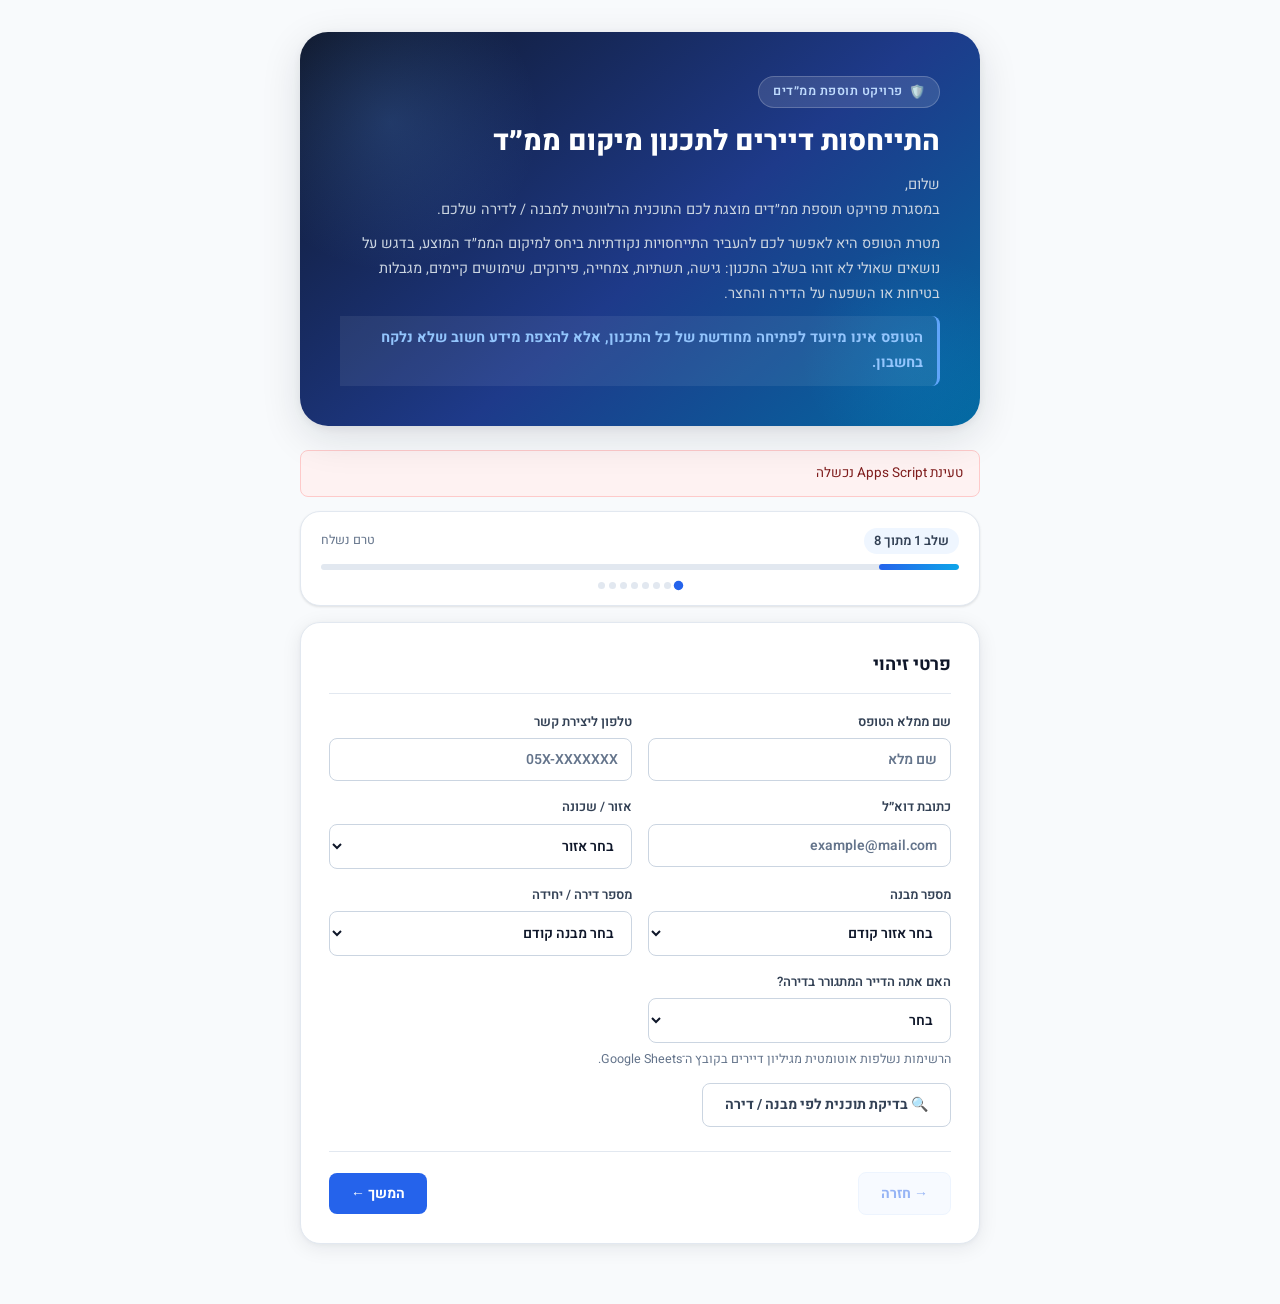
<file: index.html>
<!doctype html>
<html lang="he" dir="rtl">
<head>
  <meta charset="utf-8" />
  <meta name="viewport" content="width=device-width, initial-scale=1" />
  <title>התייחסות דיירים לתכנון מיקום ממ״ד</title>
  <link rel="preconnect" href="https://fonts.googleapis.com" />
  <link rel="preconnect" href="https://fonts.gstatic.com" crossorigin />
  <link rel="stylesheet" href="styles.css" />
</head>
<body>
  <div class="public-shell">

    <!-- ── Hero ── -->
    <header class="hero">
      <div class="hero-content">
        <div class="pill">פרויקט תוספת ממ״דים</div>
        <h1>התייחסות דיירים לתכנון מיקום ממ״ד</h1>
        <p>שלום,<br>במסגרת פרויקט תוספת ממ״דים מוצגת לכם התוכנית הרלוונטית למבנה / לדירה שלכם.</p>
        <p>מטרת הטופס היא לאפשר לכם להעביר התייחסויות נקודתיות ביחס למיקום הממ״ד המוצע, בדגש על נושאים שאולי לא זוהו בשלב התכנון: גישה, תשתיות, צמחייה, פירוקים, שימושים קיימים, מגבלות בטיחות או השפעה על הדירה והחצר.</p>
        <p class="strong-note">הטופס אינו מיועד לפתיחה מחודשת של כל התכנון, אלא להצפת מידע חשוב שלא נלקח בחשבון.</p>
      </div>
    </header>

    <main class="form-layout">
      <section id="alert" class="alert hidden"></section>

      <!-- ── Progress ── -->
      <section class="progress-card">
        <div class="progress-header">
          <div class="progress-step-info">
            <span class="step-badge" id="stepLabel">שלב 1 מתוך 8</span>
          </div>
          <span id="saveState">טרם נשלח</span>
        </div>
        <div class="progress"><i id="progressBar"></i></div>
        <div class="steps-dots" id="stepsDots"></div>
      </section>

      <!-- ── Form ── -->
      <form id="feedbackForm" autocomplete="off">

        <!-- Step 1 -->
        <section class="step active" data-step="1">
          <h2>פרטי זיהוי</h2>
          <div class="grid two">
            <label>שם ממלא הטופס<input name="submitterName" placeholder="שם מלא" required /></label>
            <label>טלפון ליצירת קשר<input name="phone" placeholder="05X-XXXXXXX" required inputmode="tel" /></label>
            <label>כתובת דוא״ל<input name="email" type="email" placeholder="example@mail.com" /></label>
            <label>אזור / שכונה<select name="area" id="areaSelect" required><option value="">בחר אזור</option></select></label>
            <label>מספר מבנה<select name="buildingNumber" id="buildingNumber" required><option value="">בחר אזור קודם</option></select></label>
            <label>מספר דירה / יחידה<select name="unitNumber" id="unitNumber" required><option value="">בחר מבנה קודם</option></select></label>
            <label>האם אתה הדייר המתגורר בדירה?<select name="residentRelation" required><option value="">בחר</option><option>כן</option><option>לא</option><option>אחר</option></select></label>
          </div>
          <p class="hint">הרשימות נשלפות אוטומטית מגיליון דיירים בקובץ ה־Google Sheets.</p>
          <button type="button" class="btn ghost" id="loadPlanBtn" style="margin-top:14px">🔍 בדיקת תוכנית לפי מבנה / דירה</button>
          <div id="planResult" class="plan-result"></div>
        </section>

        <!-- Step 2 -->
        <section class="step" data-step="2">
          <h2>אישור צפייה בתוכנית</h2>
          <div class="grid two">
            <label>האם הוצגה לך תוכנית מיקום הממ״ד הרלוונטית לדירה / למבנה שלך?<select name="planPresented" required><option value="">בחר</option><option>כן</option><option>לא</option></select></label>
            <label>האם המיקום המוצע ברור לך?<select name="planClear" required><option value="">בחר</option><option>כן</option><option>לא</option><option>חלקית</option></select></label>
            <label>האם נדרש לך הסבר נוסף על התוכנית?<select name="needsExplanation" required><option value="">בחר</option><option>כן</option><option>לא</option></select></label>
          </div>
          <p class="hint">אם נדרש הסבר נוסף, ההתייחסות תסומן אוטומטית גם כבקשה להבהרה / הסבר.</p>
        </section>

        <!-- Step 3 -->
        <section class="step" data-step="3">
          <h2>סוג ההתייחסות</h2>
          <p class="hint" style="margin-bottom:14px">ניתן לבחור יותר מאפשרות אחת. זה שדה קריטי לסיווג נכון.</p>
          <div class="checks" data-name="feedbackTypes">
            <label><input type="checkbox" value="הערה תכנונית"> הערה תכנונית</label>
            <label><input type="checkbox" value="הערה ביצועית"> הערה ביצועית</label>
            <label><input type="checkbox" value="הערת בטיחות"> הערת בטיחות</label>
            <label><input type="checkbox" value="הערה בנושא תשתיות"> הערה בנושא תשתיות</label>
            <label><input type="checkbox" value="הערה בנושא גישה לכלים / ציוד"> הערה בנושא גישה לכלים / ציוד</label>
            <label><input type="checkbox" value="הערה בנושא צמחייה / עצים"> הערה בנושא צמחייה / עצים</label>
            <label><input type="checkbox" value="הערה בנושא פירוקים נדרשים"> הערה בנושא פירוקים נדרשים</label>
            <label><input type="checkbox" value="בקשה להבהרה / הסבר"> בקשה להבהרה / הסבר</label>
            <label><input type="checkbox" value="אחר"> אחר</label>
          </div>
        </section>

        <!-- Step 4 -->
        <section class="step" data-step="4">
          <h2>פירוט ההתייחסות</h2>
          <div class="grid two">
            <label>תאר/י את ההתייחסות בצורה ברורה<textarea name="description" placeholder="פרט/י את ההתייחסות..." required></textarea></label>
            <label>איפה בדיוק נמצאת הבעיה / ההערה?<textarea name="locationDescription" placeholder="תאר/י את המיקום בדירה / בחצר..." required></textarea></label>
            <label>האם לדעתך הנושא משפיע על מיקום הממ״ד?<select name="planningImpactResident" required><option value="">בחר</option><option>כן</option><option>לא</option><option>לא יודע</option></select></label>
            <label>האם לדעתך הנושא משפיע על אופן הביצוע?<select name="executionImpactResident" required><option value="">בחר</option><option>כן</option><option>לא</option><option>לא יודע</option></select></label>
            <label>האם לדעתך קיימת כאן בעיית בטיחות?<select name="safetyImpactResident" required><option value="">בחר</option><option>כן</option><option>לא</option><option>לא יודע</option></select></label>
          </div>
        </section>

        <!-- Step 5 -->
        <section class="step" data-step="5">
          <h2>נושאים ספציפיים לבדיקה</h2>
          <p class="hint" style="margin-bottom:14px">סמן/י את כל הנושאים הרלוונטיים להתייחסות.</p>
          <div class="checks compact" data-name="relatedTopics">
            <label><input type="checkbox" value="חלון קיים"> חלון קיים</label>
            <label><input type="checkbox" value="דלת / מעבר"> דלת / מעבר</label>
            <label><input type="checkbox" value="פרגולה"> פרגולה</label>
            <label><input type="checkbox" value="ארון חיצוני / פנימי"> ארון חיצוני / פנימי</label>
            <label><input type="checkbox" value="מטבח או חלק ממטבח"> מטבח או חלק ממטבח</label>
            <label><input type="checkbox" value="תשתית חשמל"> תשתית חשמל</label>
            <label><input type="checkbox" value="תשתית מים"> תשתית מים</label>
            <label><input type="checkbox" value="תשתית ביוב / ניקוז"> תשתית ביוב / ניקוז</label>
            <label><input type="checkbox" value="תקשורת"> תקשורת</label>
            <label><input type="checkbox" value="שביל / מדרכה / גישה"> שביל / מדרכה / גישה</label>
            <label><input type="checkbox" value="עץ"> עץ</label>
            <label><input type="checkbox" value="צמחייה / גינה"> צמחייה / גינה</label>
            <label><input type="checkbox" value="חניה"> חניה</label>
            <label><input type="checkbox" value="שימוש קיים בחצר"> שימוש קיים בחצר</label>
            <label><input type="checkbox" value="קיר / גדר / מחסן"> קיר / גדר / מחסן</label>
            <label><input type="checkbox" value="אחר"> אחר</label>
          </div>
        </section>

        <!-- Step 6 -->
        <section class="step" data-step="6">
          <h2>העלאת תמונות / קבצים</h2>
          <p class="hint" style="margin-bottom:14px">ניתן לצרף תמונות של האזור הרלוונטי, תשתיות קיימות, צמחייה, פירוקים נדרשים, פתחים, מעברים או כל פרט אחר שיכול לעזור להבין את ההתייחסות.</p>
          <div class="upload-box">
            <label style="margin-bottom:14px">סוג הקובץ / התמונה
              <select id="fileCategory">
                <option>כללי</option>
                <option>מיקום ממ״ד</option>
                <option>תשתיות</option>
                <option>גישה</option>
                <option>צמחייה / עצים</option>
                <option>פירוקים</option>
                <option>פנים הדירה</option>
                <option>בטיחות</option>
              </select>
            </label>
            <label>בחירת קבצים
              <input id="filesInput" type="file" multiple accept="image/*,application/pdf" />
            </label>
            <p class="hint" style="margin-top:10px">📎 עד 5 קבצים, עד 10MB לכל קובץ. תמונות ו־PDF.</p>
          </div>
          <div id="filePreview" class="file-preview"></div>
        </section>

        <!-- Step 7 -->
        <section class="step" data-step="7">
          <h2>רמת דחיפות / חשיבות</h2>
          <label style="max-width:520px">עד כמה הנושא לדעתך מהותי?
            <select name="importance" required>
              <option value="">בחר</option>
              <option>מהותי מאוד — עלול למנוע ביצוע / להשפיע על בטיחות</option>
              <option>מהותי — דורש בדיקה לפני ביצוע</option>
              <option>בינוני — חשוב להתייחסות אך לא בהכרח מעכב</option>
              <option>נמוך — בקשה / הערה כללית</option>
              <option>לא יודע</option>
            </select>
          </label>
        </section>

        <!-- Step 8 -->
        <section class="step" data-step="8">
          <h2>סיכום ואישור</h2>
          <label class="approval">
            <input name="approval" type="checkbox" value="מאשר/ת" required>
            אני מאשר/ת שההתייחסות נמסרת לטובת בדיקת צוות הפרויקט, וכי צוות הפרויקט יסווג את ההתייחסות לפי השפעה תכנונית, ביצועית, בטיחותית או בקשה להבהרה.
          </label>
          <div class="summary-box" id="summaryBox"></div>
        </section>

        <!-- ── Actions ── -->
        <div class="form-actions">
          <button type="button" class="btn secondary" id="prevBtn">→ חזרה</button>
          <div class="form-actions-right">
            <button type="button" class="btn primary" id="nextBtn">המשך ←</button>
            <button type="submit" class="btn primary hidden" id="submitBtn">✉ שליחת התייחסות</button>
          </div>
        </div>
      </form>
    </main>
  </div>

  <iframe id="transportFrame" name="transportFrame" class="hidden"></iframe>
  <div id="toast" class="toast hidden"></div>
  <script src="config.js"></script>
  <script src="shared.js"></script>
  <script src="public.js"></script>
</body>
</html>
</file>
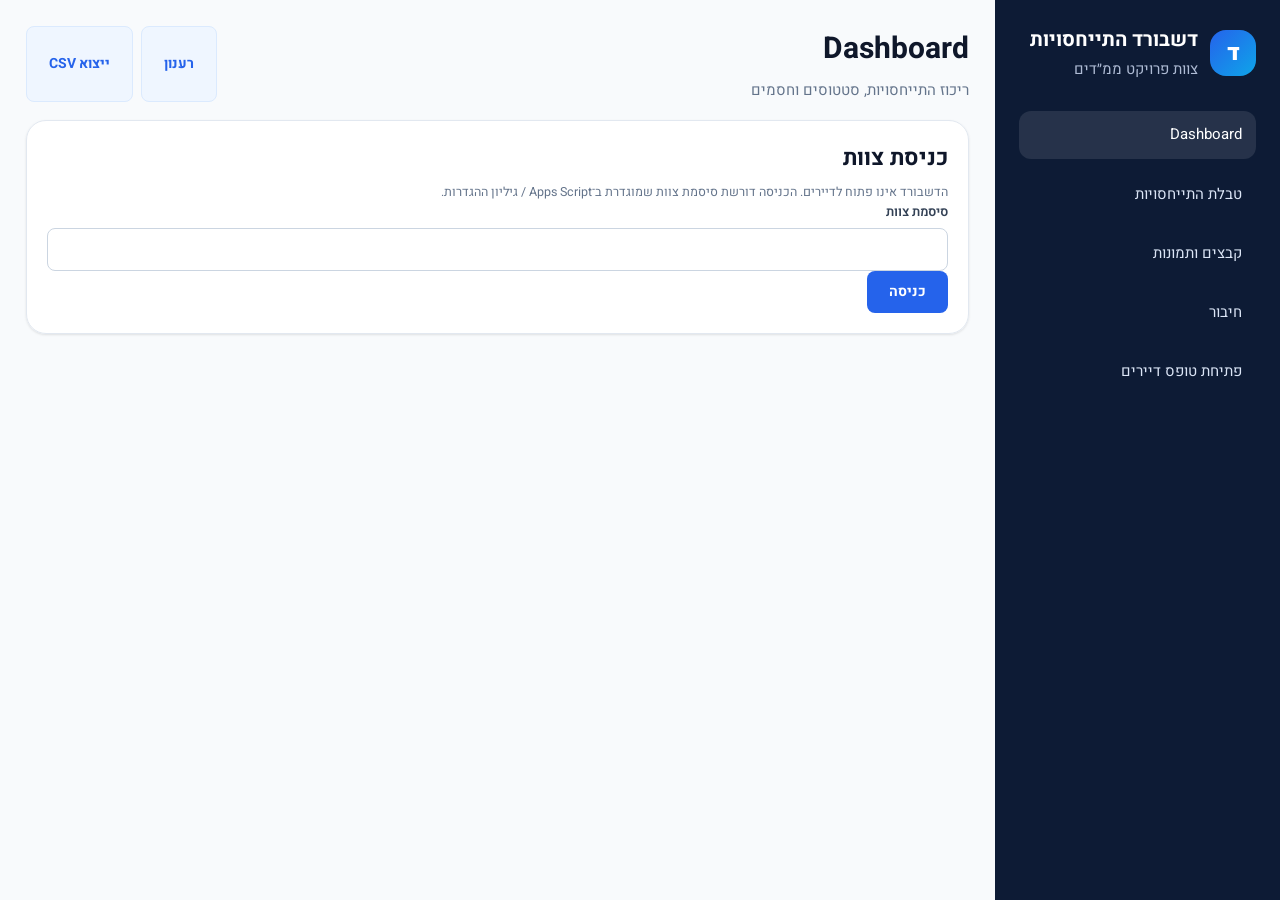
<file: admin.html>
<!doctype html>
<html lang="he" dir="rtl">
<head>
  <meta charset="utf-8" />
  <meta name="viewport" content="width=device-width, initial-scale=1" />
  <title>Dashboard התייחסויות דיירים</title>
  <link rel="stylesheet" href="styles.css" />
</head>
<body>
  <div class="admin-shell">
    <aside class="admin-side">
      <div class="brand"><div class="brand-icon">ד</div><div><h1>דשבורד התייחסויות</h1><p>צוות פרויקט ממ״דים</p></div></div>
      <button class="nav active" data-view="dashboard">Dashboard</button>
      <button class="nav" data-view="table">טבלת התייחסויות</button>
      <button class="nav" data-view="files">קבצים ותמונות</button>
      <button class="nav" data-view="settings">חיבור</button>
      <a class="public-link" href="index.html">פתיחת טופס דיירים</a>
    </aside>
    <main class="admin-main">
      <header class="admin-top"><div><h2 id="adminTitle">Dashboard</h2><p id="adminSubtitle">ריכוז התייחסויות, סטטוסים וחסמים</p></div><div class="admin-actions"><button class="btn secondary" id="refreshAdminBtn">רענון</button><button class="btn secondary" id="exportAdminCsvBtn">ייצוא CSV</button><button class="btn danger hidden" id="logoutBtn">התנתקות</button></div></header>
      <section id="adminAlert" class="alert hidden"></section>
      <section id="loginPanel" class="card login-card">
        <h2>כניסת צוות</h2>
        <p class="hint">הדשבורד אינו פתוח לדיירים. הכניסה דורשת סיסמת צוות שמוגדרת ב־Apps Script / גיליון ההגדרות.</p>
        <label>סיסמת צוות<input id="adminPassword" type="password" /></label>
        <button class="btn primary" id="loginBtn">כניסה</button>
      </section>

      <div id="adminContent" class="hidden">
        <section id="dashboardView" class="admin-view active">
          <div class="kpis" id="adminKpis"></div>
          <div class="charts-grid">
            <div class="card"><h3>סיווג צוות</h3><div id="classChart" class="bars"></div></div>
            <div class="card"><h3>סטטוס</h3><div id="statusChart" class="bars"></div></div>
            <div class="card"><h3>השפעה</h3><div id="impactChart" class="bars"></div></div>
            <div class="card"><h3>אזור</h3><div id="areaChart" class="bars"></div></div>
          </div>
        </section>
        <section id="tableView" class="admin-view">
          <div class="card">
            <div class="filters">
              <input id="adminSearch" placeholder="חיפוש לפי מבנה, דייר, תיאור או חסם" />
              <select id="filterStatus"><option value="">כל הסטטוסים</option></select>
              <select id="filterClass"><option value="">כל הסיווגים</option></select>
              <select id="filterArea"><option value="">כל האזורים</option></select>
            </div>
            <div class="table-wrap"><table id="feedbackTable"></table></div>
          </div>
        </section>
        <section id="filesView" class="admin-view"><div class="card"><h3>קבצים ותמונות</h3><div id="filesGrid" class="files-grid"></div></div></section>
        <section id="settingsView" class="admin-view"><div class="card"><h3>הגדרות חיבור</h3><div class="grid two"><label>Apps Script URL<input id="adminBackendUrl"></label><label>Public API Key<input id="adminPublicKey"></label></div><button class="btn primary" id="saveAdminSettings">שמירה בדפדפן</button></div></section>
      </div>
    </main>
  </div>

  <dialog id="detailsDialog" class="details-dialog">
    <div id="detailsBody" class="details-body"></div>
  </dialog>

  <dialog id="editDialog"><form method="dialog" id="editForm"><h2>עדכון טיפול פנימי</h2><input type="hidden" name="feedbackId"><div class="grid two"><label>סיווג צוות<select name="teamClassification"><option></option><option>תכנונית</option><option>ביצועית</option><option>בטיחותית</option><option>הבהרה</option><option>לא רלוונטי</option></select></label><label>סטטוס<select name="status"><option>פתוח</option><option>בטיפול</option><option>ממתין להבהרה</option><option>נסגר</option></select></label><label>השפעה על תכנון<select name="planningImpactTeam"><option></option><option>כן</option><option>לא</option><option>לבדיקה</option></select></label><label>השפעה על ביצוע<select name="executionImpactTeam"><option></option><option>כן</option><option>לא</option><option>לבדיקה</option></select></label><label>השפעה בטיחותית<select name="safetyImpactTeam"><option></option><option>כן</option><option>לא</option><option>לבדיקה</option></select></label><label>דורש עדכון תוכנית<select name="requiresPlanUpdate"><option></option><option>כן</option><option>לא</option></select></label><label>דורש סיור שטח<select name="requiresSiteVisit"><option></option><option>כן</option><option>לא</option></select></label><label>דורש שיחה עם דייר<select name="requiresResidentCall"><option></option><option>כן</option><option>לא</option></select></label><label>דורש החלטת ועדת תכנון<select name="requiresPlanningCommittee"><option></option><option>כן</option><option>לא</option></select></label><label>אחראי טיפול<input name="owner"></label><label>תאריך יעד<input name="dueDate" type="date"></label></div><label>החלטה / מענה לדייר<textarea name="responseToResident"></textarea></label><div class="form-actions"><button class="btn secondary" value="cancel">ביטול</button><button class="btn primary" id="saveTreatmentBtn" value="default">שמירה</button></div></form></dialog>

  <iframe id="transportFrame" name="transportFrame" class="hidden"></iframe>
  <div id="toast" class="toast hidden"></div>
  <script src="config.js"></script>
  <script src="shared.js"></script>
  <script src="admin.js"></script>
</body>
</html>
</file>
<file: styles.css>
@import url('https://fonts.googleapis.com/css2?family=Heebo:wght@300;400;500;600;700;800;900&display=swap');

/* ── Tokens ── */
:root {
  --bg:          #F8FAFC;
  --surface:     #FFFFFF;
  --surface2:    #F1F5F9;
  --surface3:    #E2E8F0;
  --text:        #0F172A;
  --text2:       #334155;
  --muted:       #64748B;
  --line:        #E2E8F0;
  --line2:       #CBD5E1;
  --primary:     #2563EB;
  --primary-h:   #1D4ED8;
  --primary-l:   #EFF6FF;
  --primary-ll:  #DBEAFE;
  --accent:      #0EA5E9;
  --green:       #10B981;
  --green-l:     #ECFDF5;
  --amber:       #F59E0B;
  --amber-l:     #FFFBEB;
  --danger:      #EF4444;
  --danger-l:    #FEF2F2;
  --radius-sm:   8px;
  --radius:      14px;
  --radius-lg:   20px;
  --radius-xl:   28px;
  --shadow-sm:   0 1px 3px rgba(0,0,0,.07), 0 1px 2px rgba(0,0,0,.04);
  --shadow:      0 4px 20px rgba(15,23,42,.08), 0 1px 4px rgba(15,23,42,.04);
  --shadow-lg:   0 12px 40px rgba(15,23,42,.12), 0 2px 8px rgba(15,23,42,.06);
  --t:           .17s cubic-bezier(.4,0,.2,1);
}

/* ── Reset ── */
*, *::before, *::after { box-sizing: border-box; margin: 0; }
body {
  font-family: 'Heebo', 'Segoe UI', Arial, sans-serif;
  background: var(--bg);
  color: var(--text);
  line-height: 1.55;
  font-size: 15px;
  -webkit-font-smoothing: antialiased;
}
button, input, select, textarea { font: inherit; }
a { color: var(--primary); }
.hidden { display: none !important; }

/* ── Public shell ── */
.public-shell {
  max-width: 720px;
  margin: 0 auto;
  padding: 32px 20px 60px;
}

/* ── Hero ── */
.hero {
  position: relative;
  overflow: hidden;
  background: linear-gradient(140deg, #0F172A 0%, #1E3A8A 55%, #0369A1 100%);
  color: white;
  border-radius: var(--radius-xl);
  padding: 44px 40px 40px;
  margin-bottom: 24px;
  box-shadow: var(--shadow-lg);
}
.hero::before {
  content: '';
  position: absolute;
  top: -60px; left: -60px;
  width: 300px; height: 300px;
  background: radial-gradient(circle, rgba(96,165,250,.18) 0%, transparent 70%);
  pointer-events: none;
}
.hero::after {
  content: '';
  position: absolute;
  bottom: -40px; right: -40px;
  width: 220px; height: 220px;
  background: radial-gradient(circle, rgba(14,165,233,.15) 0%, transparent 70%);
  pointer-events: none;
}
.hero-content { position: relative; z-index: 1; }

.pill {
  display: inline-flex;
  align-items: center;
  gap: 6px;
  background: rgba(255,255,255,.12);
  border: 1px solid rgba(255,255,255,.2);
  border-radius: 999px;
  padding: 5px 14px;
  font-size: 12.5px;
  font-weight: 600;
  letter-spacing: .04em;
  color: #BFDBFE;
  margin-bottom: 16px;
}
.pill::before { content: '🛡️'; font-size: 13px; }

.hero h1 {
  font-size: 28px;
  font-weight: 800;
  line-height: 1.25;
  color: #fff;
  margin-bottom: 14px;
}
.hero p {
  font-size: 14.5px;
  color: #CBD5E1;
  line-height: 1.7;
  margin-bottom: 10px;
}
.hero p:last-child { margin-bottom: 0; }
.strong-note {
  font-weight: 700;
  color: #93C5FD !important;
  background: rgba(255,255,255,.07);
  border-right: 3px solid #60A5FA;
  padding: 10px 14px;
  border-radius: 0 var(--radius-sm) var(--radius-sm) 0;
  font-size: 14px;
}

/* ── Progress card ── */
.progress-card {
  background: var(--surface);
  border: 1px solid var(--line);
  border-radius: var(--radius-lg);
  padding: 16px 20px;
  margin-bottom: 16px;
  box-shadow: var(--shadow-sm);
}
.progress-header {
  display: flex;
  justify-content: space-between;
  align-items: center;
  margin-bottom: 10px;
}
.progress-step-info {
  display: flex;
  align-items: center;
  gap: 8px;
}
.step-badge {
  background: var(--primary-l);
  color: var(--primary);
  border-radius: 999px;
  padding: 3px 10px;
  font-size: 12px;
  font-weight: 700;
}
#stepLabel { font-size: 13px; font-weight: 600; color: var(--text2); }
#saveState { font-size: 12.5px; color: var(--muted); }

.progress {
  height: 6px;
  background: var(--surface3);
  border-radius: 999px;
  overflow: hidden;
}
.progress i {
  display: block;
  height: 100%;
  background: linear-gradient(90deg, var(--primary), var(--accent));
  border-radius: 999px;
  transition: width .35s ease;
}

/* ── Steps bar ── */
.steps-dots {
  display: flex;
  gap: 4px;
  justify-content: center;
  margin-top: 12px;
}
.step-dot {
  width: 7px;
  height: 7px;
  border-radius: 50%;
  background: var(--surface3);
  transition: var(--t);
}
.step-dot.done  { background: var(--green); }
.step-dot.active { background: var(--primary); transform: scale(1.35); }

/* ── Form card ── */
#feedbackForm {
  background: var(--surface);
  border: 1px solid var(--line);
  border-radius: var(--radius-lg);
  padding: 28px;
  box-shadow: var(--shadow);
}

/* ── Step ── */
.step { display: none; }
.step.active { display: block; }

.step-header {
  display: flex;
  align-items: flex-start;
  gap: 14px;
  margin-bottom: 22px;
  padding-bottom: 18px;
  border-bottom: 1px solid var(--line);
}
.step-num {
  width: 36px;
  height: 36px;
  border-radius: 10px;
  background: var(--primary-l);
  color: var(--primary);
  display: grid;
  place-items: center;
  font-weight: 800;
  font-size: 15px;
  flex-shrink: 0;
}
.step-title h2 { font-size: 18px; font-weight: 700; color: var(--text); }
.step-title p  { font-size: 13px; color: var(--muted); margin-top: 3px; }

/* Legacy h2 compat */
.step > h2 {
  font-size: 18px;
  font-weight: 700;
  margin-bottom: 18px;
  padding-bottom: 14px;
  border-bottom: 1px solid var(--line);
  color: var(--text);
}

/* ── Grid ── */
.grid {
  display: grid;
  grid-template-columns: repeat(2, 1fr);
  gap: 16px;
}
.grid.two { grid-template-columns: repeat(2, 1fr); }
.grid.one { grid-template-columns: 1fr; }

/* ── Labels & inputs ── */
label {
  display: flex;
  flex-direction: column;
  gap: 6px;
  font-size: 13px;
  font-weight: 600;
  color: var(--text2);
}
input, select, textarea {
  border: 1.5px solid var(--line2);
  border-radius: var(--radius-sm);
  background: var(--surface);
  padding: 10px 13px;
  font-size: 14px;
  color: var(--text);
  outline: none;
  transition: var(--t);
  width: 100%;
}
input:focus, select:focus, textarea:focus {
  border-color: var(--primary);
  box-shadow: 0 0 0 3px rgba(37,99,235,.12);
}
input::placeholder { color: var(--muted); }
textarea { min-height: 106px; resize: vertical; }

/* ── Hint ── */
.hint, .muted {
  font-size: 12.5px;
  color: var(--muted);
  line-height: 1.6;
}
.hint { margin-top: 6px; }

/* ── Checkboxes ── */
.checks {
  display: grid;
  grid-template-columns: repeat(2, 1fr);
  gap: 10px;
  margin: 4px 0;
}
.checks.compact { grid-template-columns: repeat(3, 1fr); }

.checks label, .approval {
  background: var(--surface);
  border: 1.5px solid var(--line2);
  border-radius: var(--radius-sm);
  padding: 11px 14px;
  display: flex;
  flex-direction: row;
  align-items: center;
  gap: 10px;
  font-size: 13.5px;
  font-weight: 500;
  color: var(--text2);
  cursor: pointer;
  transition: var(--t);
}
.checks label:hover { border-color: var(--primary); background: var(--primary-l); color: var(--primary); }
.checks label:has(input:checked),
.approval:has(input:checked) {
  border-color: var(--primary);
  background: var(--primary-l);
  color: var(--primary);
  font-weight: 600;
}
.checks input, .approval input { width: 16px; height: 16px; min-height: auto; accent-color: var(--primary); flex-shrink: 0; cursor: pointer; }

/* ── Approval row ── */
.approval {
  border-radius: var(--radius-sm);
  border: 1.5px solid var(--line2);
  padding: 14px 16px;
  margin-bottom: 16px;
  font-size: 13.5px;
  font-weight: 500;
}

/* ── Buttons ── */
.btn {
  border: 0;
  border-radius: var(--radius-sm);
  padding: 10px 22px;
  font-size: 14px;
  font-weight: 700;
  cursor: pointer;
  transition: var(--t);
  white-space: nowrap;
}
.btn.primary   { background: var(--primary); color: #fff; }
.btn.primary:hover { background: var(--primary-h); }
.btn.secondary { background: var(--primary-l); color: var(--primary); border: 1.5px solid var(--primary-ll); }
.btn.secondary:hover { background: var(--primary-ll); }
.btn.ghost     { background: var(--surface); color: var(--text2); border: 1.5px solid var(--line2); }
.btn.ghost:hover { background: var(--surface2); }
.btn.danger    { background: var(--danger-l); color: var(--danger); border: 1px solid #FECACA; }
.btn.mini      { padding: 6px 12px; font-size: 12.5px; }
.btn:disabled  { opacity: .48; cursor: not-allowed; }

.form-actions {
  display: flex;
  gap: 10px;
  justify-content: space-between;
  align-items: center;
  margin-top: 24px;
  padding-top: 20px;
  border-top: 1px solid var(--line);
}
.form-actions-right { display: flex; gap: 10px; }

/* ── Plan result ── */
.plan-result { margin-top: 12px; }
.success-box {
  background: var(--green-l);
  border: 1px solid #A7F3D0;
  color: #065F46;
  border-radius: var(--radius-sm);
  padding: 12px 16px;
  font-size: 13.5px;
}
.warn-box {
  background: var(--amber-l);
  border: 1px solid #FDE68A;
  color: #92400E;
  border-radius: var(--radius-sm);
  padding: 12px 16px;
  font-size: 13.5px;
}

/* ── Upload ── */
.upload-box {
  background: var(--surface2);
  border: 2px dashed var(--line2);
  border-radius: var(--radius);
  padding: 20px;
  transition: var(--t);
}
.upload-box:hover { border-color: var(--primary); background: var(--primary-l); }
.upload-box label { margin-bottom: 12px; }
.upload-box label:last-of-type { margin-bottom: 0; }

.file-preview { display: flex; gap: 8px; flex-wrap: wrap; margin-top: 12px; }
.file-chip {
  display: inline-flex;
  align-items: center;
  gap: 5px;
  background: var(--surface3);
  color: var(--text2);
  border: 1px solid var(--line2);
  border-radius: var(--radius-sm);
  padding: 5px 10px;
  font-size: 12.5px;
  font-weight: 500;
}

/* ── Summary box ── */
.summary-box {
  background: var(--surface2);
  border: 1px solid var(--line);
  border-radius: var(--radius-sm);
  padding: 16px;
  font-size: 13.5px;
  line-height: 1.7;
  color: var(--text2);
  margin-top: 12px;
}

/* ── Alert ── */
.alert {
  padding: 12px 16px;
  border-radius: var(--radius-sm);
  background: var(--amber-l);
  border: 1px solid #FDE68A;
  color: #92400E;
  margin-bottom: 14px;
  font-size: 13.5px;
}
.alert.error { background: var(--danger-l); border-color: #FECACA; color: #7F1D1D; }

/* ── Thanks ── */
.thanks {
  text-align: center;
  padding: 48px 20px;
}
.thanks-icon {
  font-size: 56px;
  margin-bottom: 16px;
  display: block;
}
.thanks h2 { font-size: 24px; font-weight: 800; color: var(--green); margin-bottom: 10px; }
.thanks p  { color: var(--muted); font-size: 14.5px; line-height: 1.7; max-width: 400px; margin: 0 auto 10px; }
.thanks .feedback-id {
  display: inline-block;
  background: var(--surface2);
  border: 1px solid var(--line2);
  border-radius: var(--radius-sm);
  padding: 8px 18px;
  font-size: 15px;
  font-weight: 700;
  color: var(--text);
  margin-top: 6px;
}

/* ── Badge ── */
.badge {
  display: inline-flex;
  border-radius: 999px;
  padding: 3px 10px;
  background: var(--primary-l);
  color: var(--primary);
  font-size: 12px;
  font-weight: 600;
}

/* ── Toast ── */
.toast {
  position: fixed;
  bottom: 24px;
  left: 50%;
  transform: translateX(-50%);
  background: #111827;
  color: white;
  border-radius: var(--radius);
  padding: 12px 22px;
  box-shadow: var(--shadow-lg);
  z-index: 50;
  font-size: 14px;
  font-weight: 500;
  white-space: nowrap;
  pointer-events: none;
}

/* ── Admin styles (unchanged scope) ── */
.admin-shell{display:grid;grid-template-columns:285px 1fr;min-height:100vh}
.admin-side{background:#0d1b35;color:white;padding:24px;display:flex;flex-direction:column;gap:12px}
.brand{display:flex;gap:12px;align-items:center;margin-bottom:18px}
.brand-icon{width:46px;height:46px;border-radius:16px;background:linear-gradient(135deg,var(--primary),var(--accent));display:grid;place-items:center;font-weight:900;font-size:22px}
.brand h1{margin:0;font-size:20px}.brand p{margin:3px 0 0;color:#aebbd4}
.nav,.public-link{border:0;background:transparent;color:#dbe5f6;text-align:right;padding:12px 14px;border-radius:12px;text-decoration:none;cursor:pointer}
.nav.active,.nav:hover,.public-link:hover{background:rgba(255,255,255,.1);color:white}
.admin-main{padding:26px;min-width:0}
.admin-top{display:flex;justify-content:space-between;gap:16px;margin-bottom:18px}
.admin-top h2{margin:0;font-size:30px}.admin-top p{margin:6px 0 0;color:var(--muted)}
.admin-actions{display:flex;gap:8px}
.admin-view{display:none}.admin-view.active{display:block}
.kpis{display:grid;grid-template-columns:repeat(6,minmax(0,1fr));gap:12px;margin-bottom:16px}
.kpi{background:white;border:1px solid var(--line);border-radius:18px;padding:16px;box-shadow:var(--shadow-sm)}
.kpi span{color:var(--muted);font-size:13px}.kpi strong{display:block;margin-top:7px;font-size:28px}
.charts-grid{display:grid;grid-template-columns:repeat(2,minmax(0,1fr));gap:16px}
.card{background:rgba(255,255,255,.97);border:1px solid var(--line);border-radius:var(--radius-lg);padding:20px;margin-bottom:14px;box-shadow:var(--shadow-sm)}
.bars{display:grid;gap:10px}
.bar-row{display:grid;grid-template-columns:130px 1fr 32px;gap:10px;align-items:center;font-size:13px}
.bar-row div{height:8px;background:#edf2f7;border-radius:99px;overflow:hidden}
.bar-row i{display:block;height:100%;background:linear-gradient(90deg,var(--primary),var(--accent));border-radius:99px}
.filters{display:flex;gap:10px;flex-wrap:wrap;margin-bottom:12px}
.filters input{min-width:280px;flex:1}
.filters input,.filters select{border:1.5px solid var(--line2);border-radius:var(--radius-sm);padding:9px 12px;font-size:13.5px;background:var(--surface);color:var(--text);outline:none}
.filters input:focus,.filters select:focus{border-color:var(--primary);box-shadow:0 0 0 3px rgba(37,99,235,.1)}
.table-wrap{overflow:auto;border:1px solid var(--line);border-radius:var(--radius-sm)}
table{width:100%;border-collapse:collapse;background:white;white-space:nowrap}
th,td{padding:11px 14px;border-bottom:1px solid var(--line);text-align:right;font-size:13px;vertical-align:top}
th{background:#f8fafc;position:sticky;top:0;color:var(--muted);font-size:11.5px;text-transform:uppercase;letter-spacing:.04em}
tr:last-child td{border-bottom:0}
tr:hover td{background:var(--primary-l)}
.files-grid{display:grid;grid-template-columns:repeat(auto-fill,minmax(210px,1fr));gap:12px}
.file-card{display:flex;flex-direction:column;gap:6px;background:white;border:1px solid var(--line);border-radius:16px;padding:14px;text-decoration:none;color:var(--text)}
dialog{border:0;border-radius:20px;box-shadow:var(--shadow-lg);max-width:900px;width:92vw}
dialog::backdrop{background:rgba(15,23,42,.45)}

/* ── Mobile ── */
@media (max-width: 700px) {
  .public-shell { padding: 16px 14px 48px; }
  .hero { padding: 28px 22px; }
  .hero h1 { font-size: 22px; }
  #feedbackForm { padding: 20px 16px; }
  .grid, .grid.two, .checks, .checks.compact { grid-template-columns: 1fr; }
  .form-actions { flex-direction: column-reverse; }
  .form-actions-right { width: 100%; }
  .form-actions-right .btn { flex: 1; }
  .admin-shell,.charts-grid,.kpis { grid-template-columns: 1fr; }
  .admin-side { min-height: auto; }
  .admin-top { flex-direction: column; }
}

/* v4: Admin details + centered dialogs */
dialog[open] {
  position: fixed;
  inset: 0;
  margin: auto;
  max-height: min(88vh, 900px);
  overflow: auto;
}
.row-actions {
  display: flex;
  gap: 6px;
  align-items: center;
  flex-wrap: nowrap;
}
.details-dialog {
  max-width: 1100px;
  width: min(94vw, 1100px);
  padding: 0;
}
.details-body {
  padding: 24px;
  display: grid;
  gap: 16px;
}
.details-header {
  display: flex;
  justify-content: space-between;
  gap: 16px;
  align-items: flex-start;
  border-bottom: 1px solid var(--line);
  padding-bottom: 14px;
}
.details-header h2 {
  margin: 4px 0 0;
  font-size: 22px;
}
.detail-section {
  border: 1px solid var(--line);
  border-radius: var(--radius-sm);
  padding: 14px;
  background: #fff;
}
.detail-section h3 {
  margin: 0 0 10px;
  font-size: 17px;
}
.detail-section h4 {
  margin: 14px 0 8px;
}
.detail-grid {
  display: grid;
  grid-template-columns: repeat(4, minmax(150px, 1fr));
  gap: 8px 14px;
}
.detail-grid p {
  margin: 0;
  line-height: 1.5;
}
.detail-tags {
  display: flex;
  gap: 6px;
  flex-wrap: wrap;
}
.badge.light {
  background: var(--surface3);
  color: var(--text);
}
.text-box {
  white-space: pre-wrap;
  line-height: 1.55;
  padding: 12px;
  border-radius: var(--radius-sm);
  background: var(--surface2);
  border: 1px solid var(--line);
  margin: 6px 0 12px;
}
.details-files {
  display: grid;
  grid-template-columns: repeat(auto-fill, minmax(190px, 1fr));
  gap: 12px;
}
.detail-file {
  display: flex;
  flex-direction: column;
  gap: 8px;
  border: 1px solid var(--line);
  border-radius: 14px;
  overflow: hidden;
  background: #fff;
  color: var(--text);
  text-decoration: none;
}
.detail-file:hover {
  border-color: var(--primary);
  box-shadow: var(--shadow-md);
  text-decoration: none;
}
.detail-file img,
.detail-file-icon {
  width: 100%;
  height: 125px;
  object-fit: cover;
  display: grid;
  place-items: center;
  background: var(--primary-l);
  font-size: 34px;
}
.detail-file div:last-child {
  display: flex;
  flex-direction: column;
  gap: 3px;
  padding: 10px;
}
.detail-file span {
  color: var(--muted);
  font-size: 12px;
  word-break: break-word;
}
@media (max-width: 900px) {
  .detail-grid { grid-template-columns: repeat(2, minmax(140px, 1fr)); }
}
@media (max-width: 600px) {
  .detail-grid { grid-template-columns: 1fr; }
  .details-header { flex-direction: column; }
}
</file>
